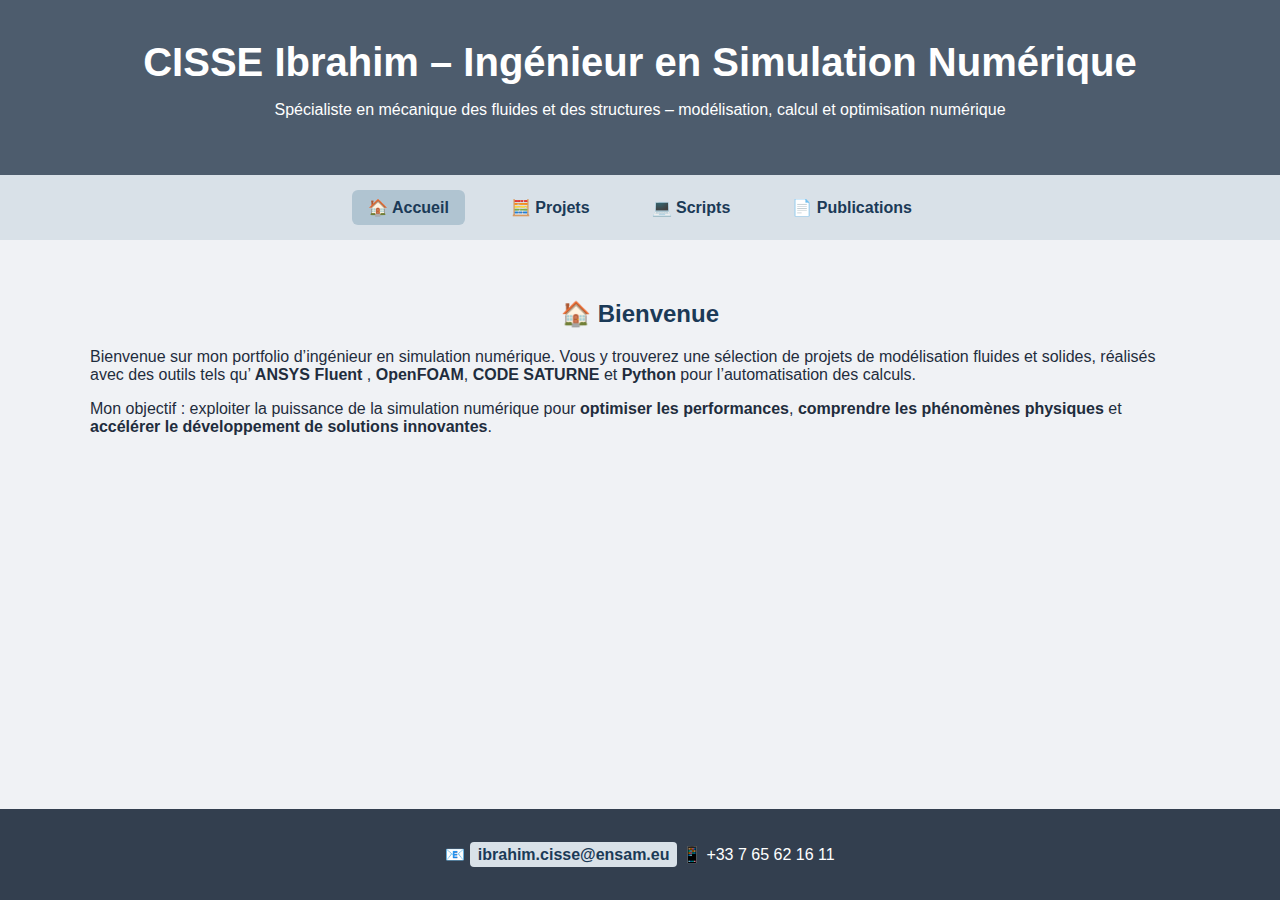
<file: index.html>
<!DOCTYPE html>
<html lang="fr">
<head>
  <meta charset="UTF-8">
  <title>Accueil – Ib, Ingénieur en Simulation Numérique</title>
  <meta name="viewport" content="width=device-width, initial-scale=1.0">
  <link rel="stylesheet" href="style.css">
</head>
<body>

<header>
  <h1>CISSE Ibrahim – Ingénieur en Simulation Numérique</h1>
  <p>Spécialiste en mécanique des fluides et des structures – modélisation, calcul et optimisation numérique</p>
</header>

<nav>
  <a href="index.html" class="active">🏠 Accueil</a>
  <a href="projets.html">🧮 Projets</a>
  <a href="codes.html">💻 Scripts</a>
  <a href="publications.html">📄 Publications</a>
</nav>

<div class="section">
  <h2>🏠 Bienvenue</h2>
  <p>
    Bienvenue sur mon portfolio d’ingénieur en simulation numérique.  
    Vous y trouverez une sélection de projets de modélisation fluides et solides, 
    réalisés avec des outils tels qu’<strong> ANSYS Fluent </strong>, <strong>OpenFOAM</strong>, 
    <strong>CODE SATURNE </strong> et <strong>Python</strong> pour l’automatisation des calculs.  
  </p>
  <p>
    Mon objectif : exploiter la puissance de la simulation numérique pour 
    <strong>optimiser les performances</strong>, <strong>comprendre les phénomènes physiques</strong> 
    et <strong>accélérer le développement de solutions innovantes</strong>.
  </p>
</div>

<footer>
  <p>📧 <a class="email-link" href="mailto:ibrahim.cisse@ensam.eu">ibrahim.cisse@ensam.eu</a>  
     📱 +33 7 65 62 16 11 
  </p>
</footer>

</body>
</html>
</file>
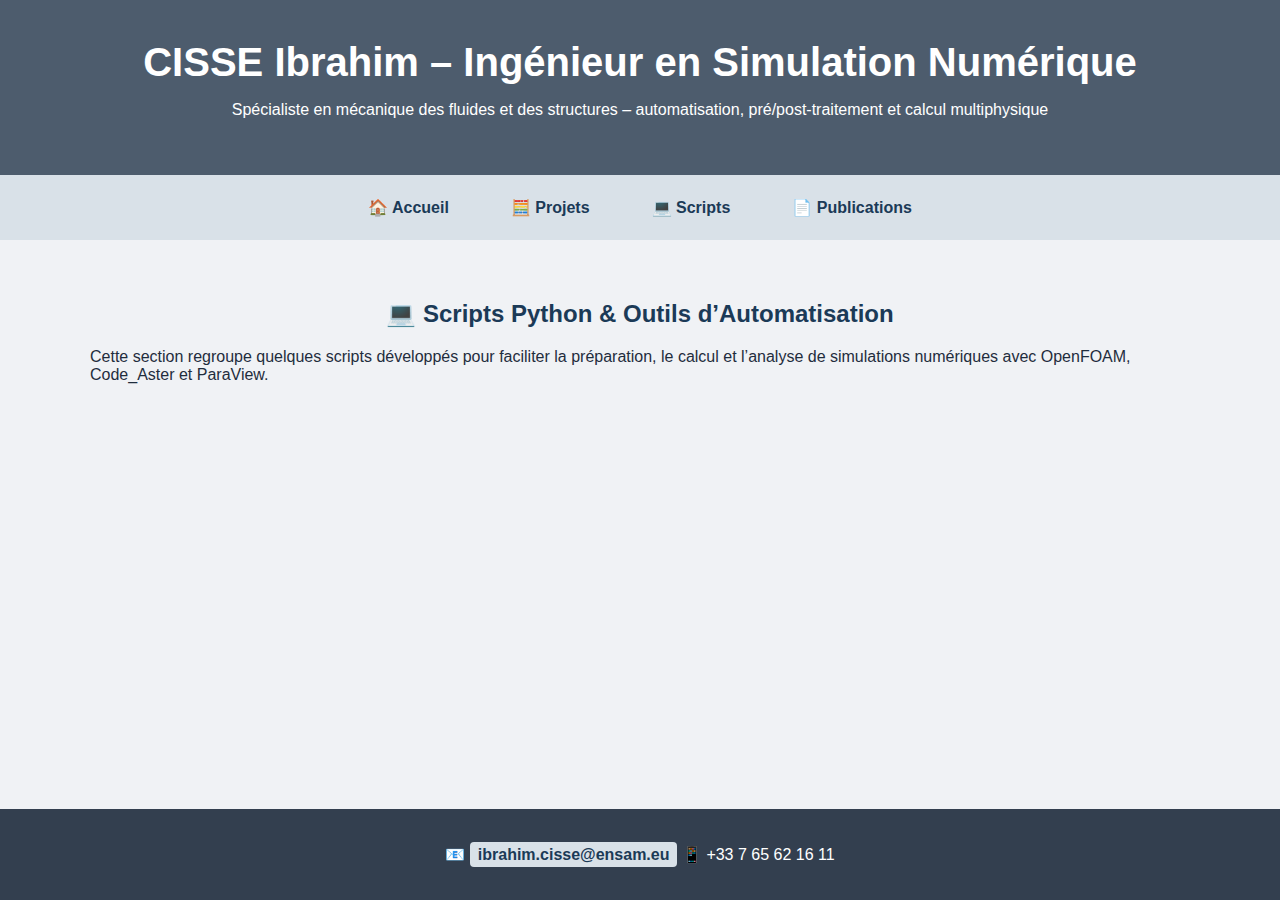
<file: codes.html>
<!DOCTYPE html>
<html lang="fr">
<head>
  <meta charset="UTF-8">
  <title>Scripts & Automatisations – Ib, Ingénieur en Simulation Numérique</title>
  <meta name="viewport" content="width=device-width, initial-scale=1.0">
  <link rel="stylesheet" href="style.css">
</head>
<body>

<header>
  <h1>CISSE Ibrahim – Ingénieur en Simulation Numérique</h1>
  <p>Spécialiste en mécanique des fluides et des structures – automatisation, pré/post-traitement et calcul multiphysique</p>
</header>

<nav>
  <a href="index.html">🏠 Accueil</a>
  <a href="projets.html">🧮 Projets</a>
  <a href="codes.html">💻 Scripts </a>
  <a href="publications.html">📄 Publications</a>
</nav>

<div class="section">
  <h2>💻 Scripts Python & Outils d’Automatisation</h2>
  <p>Cette section regroupe quelques scripts développés pour faciliter la préparation, le calcul et l’analyse de simulations numériques avec OpenFOAM, Code_Aster et ParaView.</p>

  <div class="code-grid">

     <!-- Script 1 -->
    <!-- <div class="code-block-group"> -->
      <!-- <h4>📁 génération_maillage_paramétrique.py</h4> -->
      <!-- <p>Script Python pour générer automatiquement un maillage paramétrique 2D/3D à partir de dimensions variables et exporter au format Salomé (.hdf) ou OpenFOAM (.stl).</p> -->
      <!-- <div class="button-row"> -->
        <!-- <a href="generation_maillage_parametrique.py" download class="code-download">⬇️ Télécharger</a> -->
      <!-- </div> -->
    <!-- </div> -->


    <!-- Script 2 -->
    <!-- <div class="code-block-group"> -->
      <!-- <h4>📁 post_traitement_openfoam.py</h4> -->
      <!-- <p>Extraction automatique de champs (pression, vitesse, température) depuis des cas OpenFOAM et génération de courbes et animations sous Matplotlib et ParaView.</p> -->
      <!-- <div class="button-row"> -->
        <!-- <a href="post_traitement_openfoam.py" download class="code-download">⬇️ Télécharger</a> -->
      <!-- </div> -->
    <!-- </div> -->

    <!-- Script 3 --> 
    <!-- <div class="code-block-group"> -->
      <!-- <h4>📁 lancement_code_aster.py</h4> -->
      <!-- <p>Automatisation de l’exécution de cas Code_Aster via Python : définition du fichier .comm, lancement du calcul, récupération du .mess et extraction des résultats clefs.</p> -->
      <!-- <div class="button-row"> -->
        <!-- <a href="lancement_code_aster.py" download class="code-download">⬇️ Télécharger</a> -->
      <!-- </div> -->
    <!-- </div> -->
  </div>
</div>

<footer>
  <p>📧 <a class="email-link" href="mailto:ibrahim.cisse@ensam.eu">ibrahim.cisse@ensam.eu</a>  
     📱 +33 7 65 62 16 11 
  </p>
</footer>

</body>
</html>
</file>
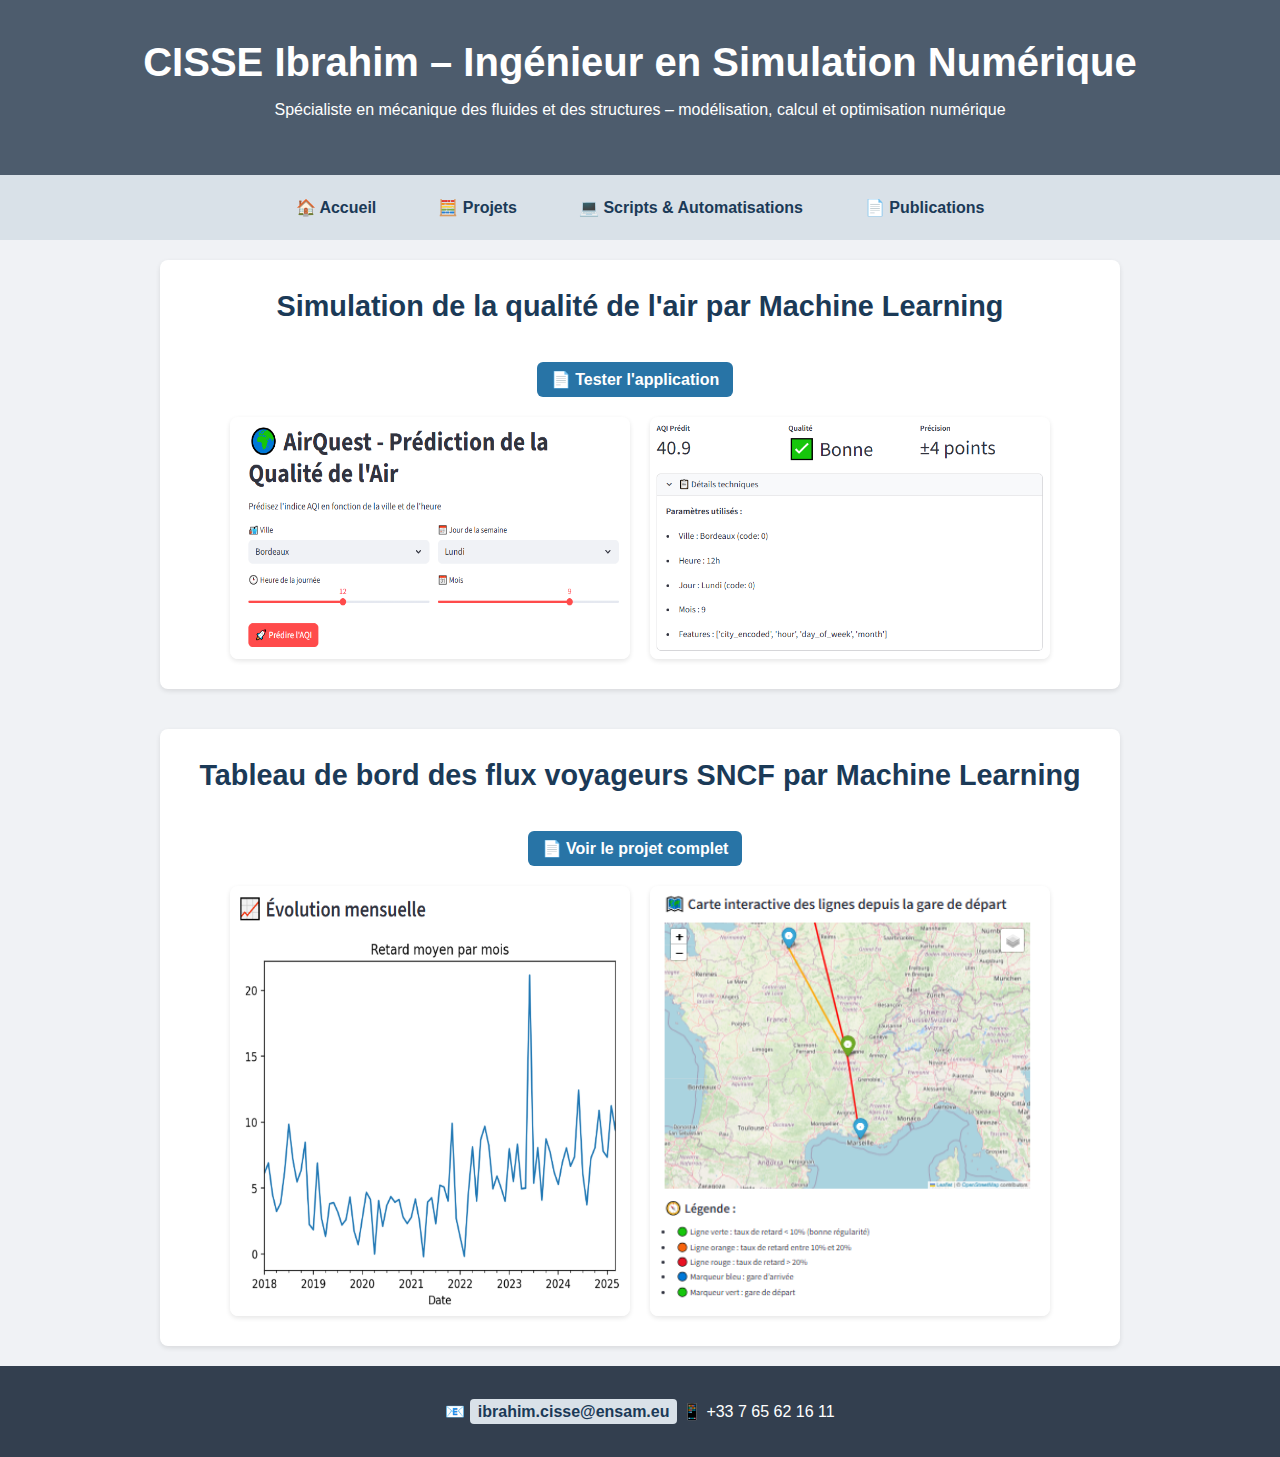
<file: projets.html>
<!DOCTYPE html>
<html lang="fr">
<head>
  <meta charset="UTF-8">
  <title>Projets – Ib, Ingénieur en Simulation Numérique</title>
  <meta name="viewport" content="width=device-width, initial-scale=1.0">
  <link rel="stylesheet" href="style.css">
</head>
<body>

<body>
  <div class="main-content">
    <header>
      <h1>CISSE Ibrahim – Ingénieur en Simulation Numérique</h1>
      <p>Spécialiste en mécanique des fluides et des structures – modélisation, calcul et optimisation numérique</p>
    </header>

    <nav>
      <a href="index.html">🏠 Accueil</a>
      <a href="projets.html">🧮 Projets </a>
      <a href="codes.html">💻 Scripts & Automatisations</a>
      <a href="publications.html">📄 Publications</a>
    </nav>

    <div class="project">
	  <h3>Simulation de la qualité de l'air par Machine Learning</h3>
	  <a class="project-link" href="https://bit.ly/3KsFWq3" target="_blank" rel="noopener noreferrer">
          📄 Tester l'application</a>

	  <p></p>
	  <div class="gallery">
		<img src="Projet1_1.png" alt="air_quality">
		<img src="Projet1_2.png" alt="air_quality">
	  </div>
	</div>
	<div class="project">
	  <h3>Tableau de bord des flux voyageurs SNCF par Machine Learning</h3>
	   <a class="project-link" href="https://bit.ly/4mJutjo" target="_blank" rel="noopener noreferrer">
          📄 Voir le projet complet</a>
	  <p></p>
	  <div class="gallery">
		<img src="Projet2_1.png" alt="sncf">
		<img src="Projet2_2.png" alt="sncf">
	  </div>
	</div>

  </div>

  <footer>
    <p>📧 <a class="email-link" href="mailto:ibrahim.cisse@ensam.eu">ibrahim.cisse@ensam.eu</a>  
       📱 +33 7 65 62 16 11 
    </p>
  </footer>
</body>

</html>
</file>
<file: style.css>
/* Structure générale */
html, body {
  height: 100%;
  margin: 0;
  padding: 0;
}

body {
  display: flex;
  flex-direction: column;
  font-family: 'Segoe UI', sans-serif;
  background: #f0f2f5;
  color: #1f2d3d;
}

/* Conteneur principal */
.main-content {
  flex: 1;
  display: flex;
  flex-direction: column;
}

/* Header */
header {
  background: #4d5c6d;
  color: white;
  padding: 40px 20px;
  text-align: center;
}

h1 {
  margin: 0;
  font-size: 2.5em;
}

h2 {
  color: #1b3a57;
  margin-top: 40px;
  text-align: center;
}

/* Section */
.section {
  flex: 1;
  max-width: 1100px;
  margin: auto;
  padding: 20px;
}

/* Footer */
footer {
  text-align: center;
  padding: 20px;
  background: #333f4f;
  color: white;
}

/* Navigation */
nav {
  background-color: #d9e1e8;
  display: flex;
  justify-content: center;
  gap: 30px;
  padding: 15px 0;
}

nav a {
  font-weight: bold;
  color: #1b3a57;
  text-decoration: none;
  padding: 8px 16px;
  border-radius: 6px;
  transition: background-color 0.3s ease;
}

nav a:hover,
nav a.active {
  background-color: #b0c4d1;
}

/* Email */
.email-link {
  color: #1b3a57;
  text-decoration: none;
  font-weight: bold;
  padding: 4px 8px;
  border-radius: 4px;
  background-color: #d9e1e8;
  transition: background-color 0.3s ease;
}

.email-link:hover {
  background-color: #b0c4d1;
}

/* Projets */
.project {
  background: white;
  padding: 20px;
  margin-bottom: 20px;
  border-radius: 8px;
  box-shadow: 0 2px 5px rgba(0,0,0,0.1);
}

.gallery {
  display: flex;
  flex-wrap: wrap;
  justify-content: center;
  gap: 20px;
  margin-top: 20px;
}

.gallery img {
  width: 45%;
  border-radius: 8px;
  box-shadow: 0 2px 5px rgba(0,0,0,0.1);
}

.project-link {
  display: inline-block;
  margin-top: 10px;
  margin-right: 10px;
  padding: 8px 14px;
  background-color: #2874a6;
  color: white;
  border-radius: 6px;
  text-decoration: none;
  font-weight: bold;
  transition: background-color 0.3s ease;
}

.project-link:hover {
  background-color: #1b3a57;
}

.section {
  max-width: 1100px;
  margin: 0 auto;
  padding: 20px;
}

/* Projet */
.project {
  width: 900px;
  margin: 20px auto;
  padding: 30px;
  background: white;
  border-radius: 8px;
  box-shadow: 0 2px 5px rgba(0,0,0,0.1);
  text-align: center;
}

.project h3 {
  margin-top: 0;
  font-size: 1.8em;
  color: #1b3a57;
  text-align: center;
}

.project p {
  text-align: justify;
  margin-top: 10px;
}

/* Galerie d'images */
.gallery {
  display: flex;
  flex-wrap: wrap;
  justify-content: center;
  gap: 20px;
  margin-top: 20px;
}

.gallery img {
  width: 45%;
  max-width: 400px;
  border-radius: 8px;
  box-shadow: 0 2px 5px rgba(0,0,0,0.1);
}
.project-link {
  display: inline-block;
  margin-top: 10px;
  margin-right: 10px;
  padding: 8px 14px;
  background-color: #2874a6;
  color: white;
  border-radius: 6px;
  text-decoration: none;
  font-weight: bold;
  transition: background-color 0.3s ease;
}
.project-link:hover {
  background-color: #1b3a57;
}

.project h3 {
  word-wrap: break-word;
  overflow-wrap: break-word;
  text-align: center;
  font-size: 1.8em;
  margin-top: 0;
  color: #1b3a57;
}


@media screen and (max-width: 1000px) {
  .project {
    width: 100%;
    max-width: 90%;
  }
}
</file>
